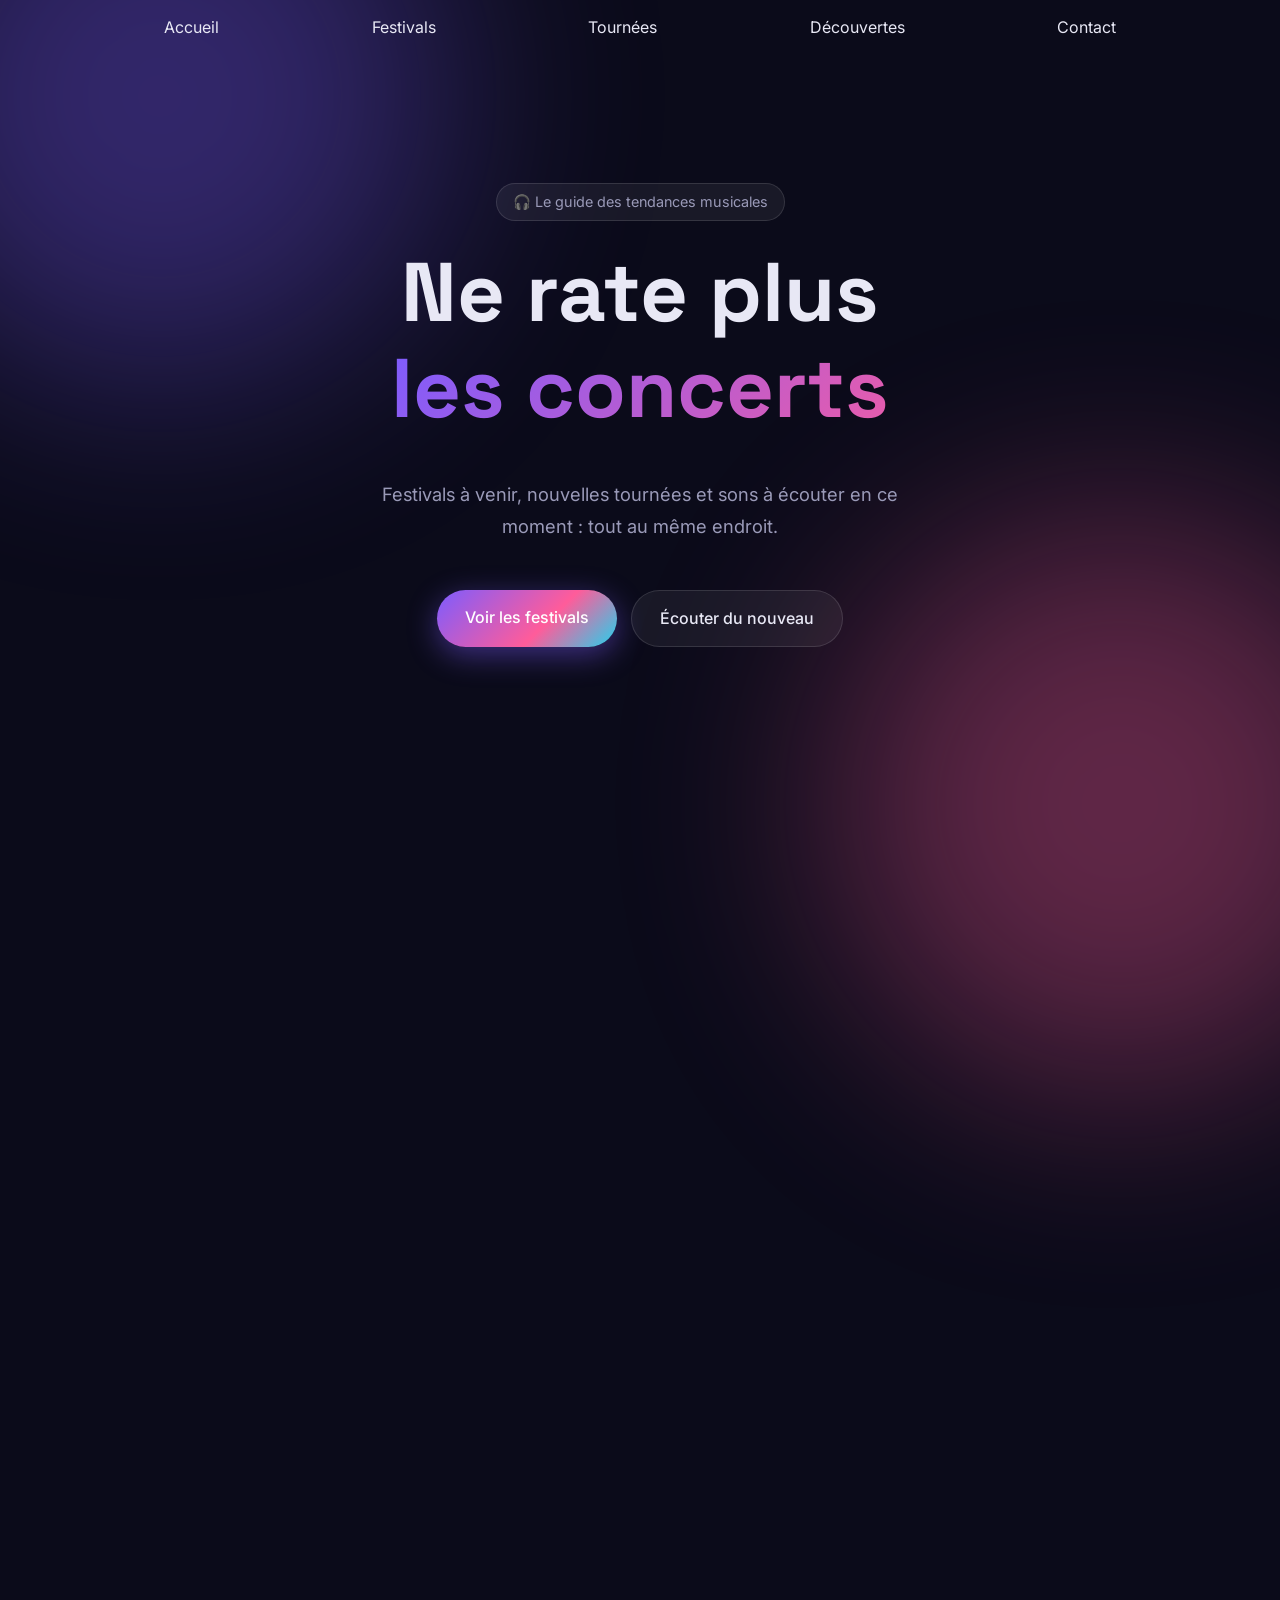
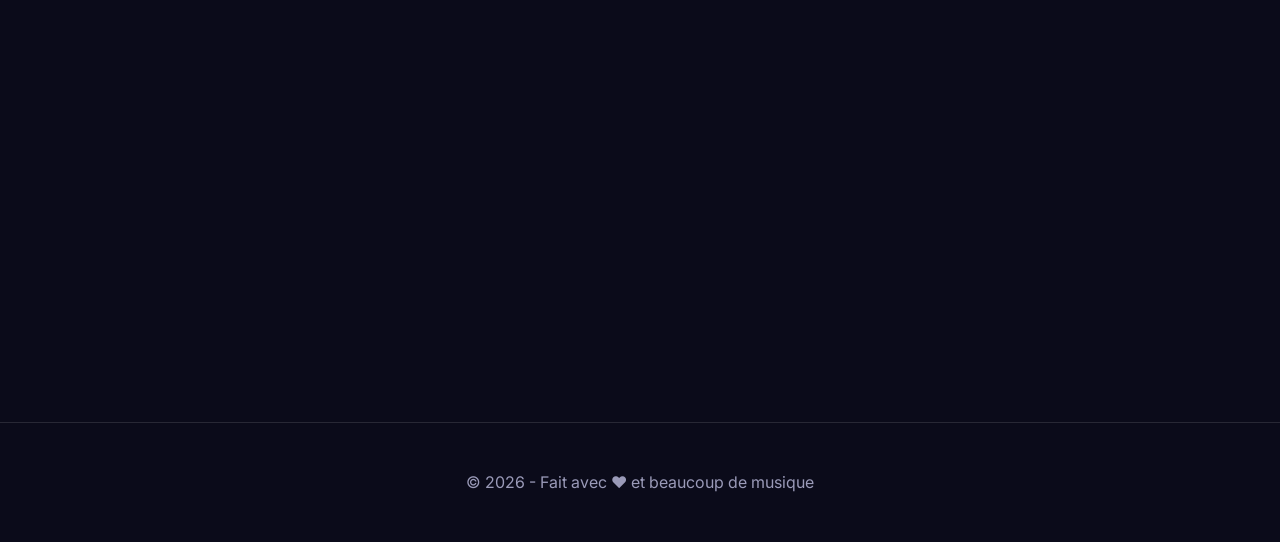
<file: index.html>
<!DOCTYPE html>
<html lang="fr">
<head>
  <meta charset="UTF-8">
  <meta name="viewport" content="width=device-width, initial-scale=1.0">
  <title>Accueil - Mon site</title>
  <link rel="preconnect" href="https://fonts.googleapis.com">
  <link rel="preconnect" href="https://fonts.gstatic.com" crossorigin>
  <link href="https://fonts.googleapis.com/css2?family=Inter:wght@400;500&family=Space+Grotesk:wght@500;700&display=swap" rel="stylesheet">
  <link rel="stylesheet" href="style.css">
</head>
<body>
  <header>
   <nav>
  <a href="index.html">Accueil</a>
  <a href="festivals.html">Festivals</a>
  <a href="tournees.html">Tournées</a>
  <a href="decouvertes.html">Découvertes</a>
  <a href="contact.html">Contact</a>
</nav>
  </header>

  <main>
  <section class="hero">
    <span class="badge">🎧 Le guide des tendances musicales</span>
    <h1>
      Ne rate plus <br>
      <span class="gradient-text" id="mot">les concerts</span>
    </h1>
    <p>Festivals à venir, nouvelles tournées et sons à écouter en ce moment : tout au même endroit.</p>
    <div class="boutons">
      <a href="festivals.html" class="btn primaire">Voir les festivals</a>
      <a href="decouvertes.html" class="btn fantome">Écouter du nouveau</a>
    </div>
  </section>

  <section class="reveal">
     <h2>Prochain <span class="gradient-text">événement</span></h2>
  <div class="panneau compte">
    <h3>Vieilles Charrues</h3>
    <p class="lieu">📍 Carhaix, Bretagne · 15 – 18 juillet 2027</p>
    <div class="rebours" data-date="2027-07-15T00:00:00">
      <div><strong id="cj">0</strong><span>jours</span></div>
      <div><strong id="ch">0</strong><span>heures</span></div>
      <div><strong id="cm">0</strong><span>minutes</span></div>
      <div><strong id="cs">0</strong><span>secondes</span></div>
    </div>
  </div>
  </section>

  <section class="reveal">
    <h2>Explorer <span class="gradient-text">le site</span></h2>
    <div class="cartes">
      <a href="festivals.html" class="carte">
        <div class="icone">🎪</div>
        <h3>Festivals</h3>
        <p>Les rendez-vous de l'année, filtrés par style.</p>
      </a>
      <a href="tournees.html" class="carte">
        <div class="icone">🎤</div>
        <h3>Tournées</h3>
        <p>Les artistes qui passent près de chez vous.</p>
      </a>
      <a href="decouvertes.html" class="carte">
        <div class="icone">🎧</div>
        <h3>Découvertes</h3>
        <p>Les nouveaux sons à mettre dans vos playlists.</p>
      </a>
    </section>
  </section>

  <section class="stats reveal">
    <div><strong data-cible="4">0</strong><span>festivals à l'affiche</span></div>
  <div><strong data-cible="7">0</strong><span>tournées annoncées</span></div>
  <div><strong>∞</strong><span>sons à découvrir</span></div>
  </section>
  </main>

  <footer>
    <p>© 2026 - Fait avec ❤️ et beaucoup de musique</p>
  </footer>

  <script src="script.js"></script>
</body>
</html>
</file>
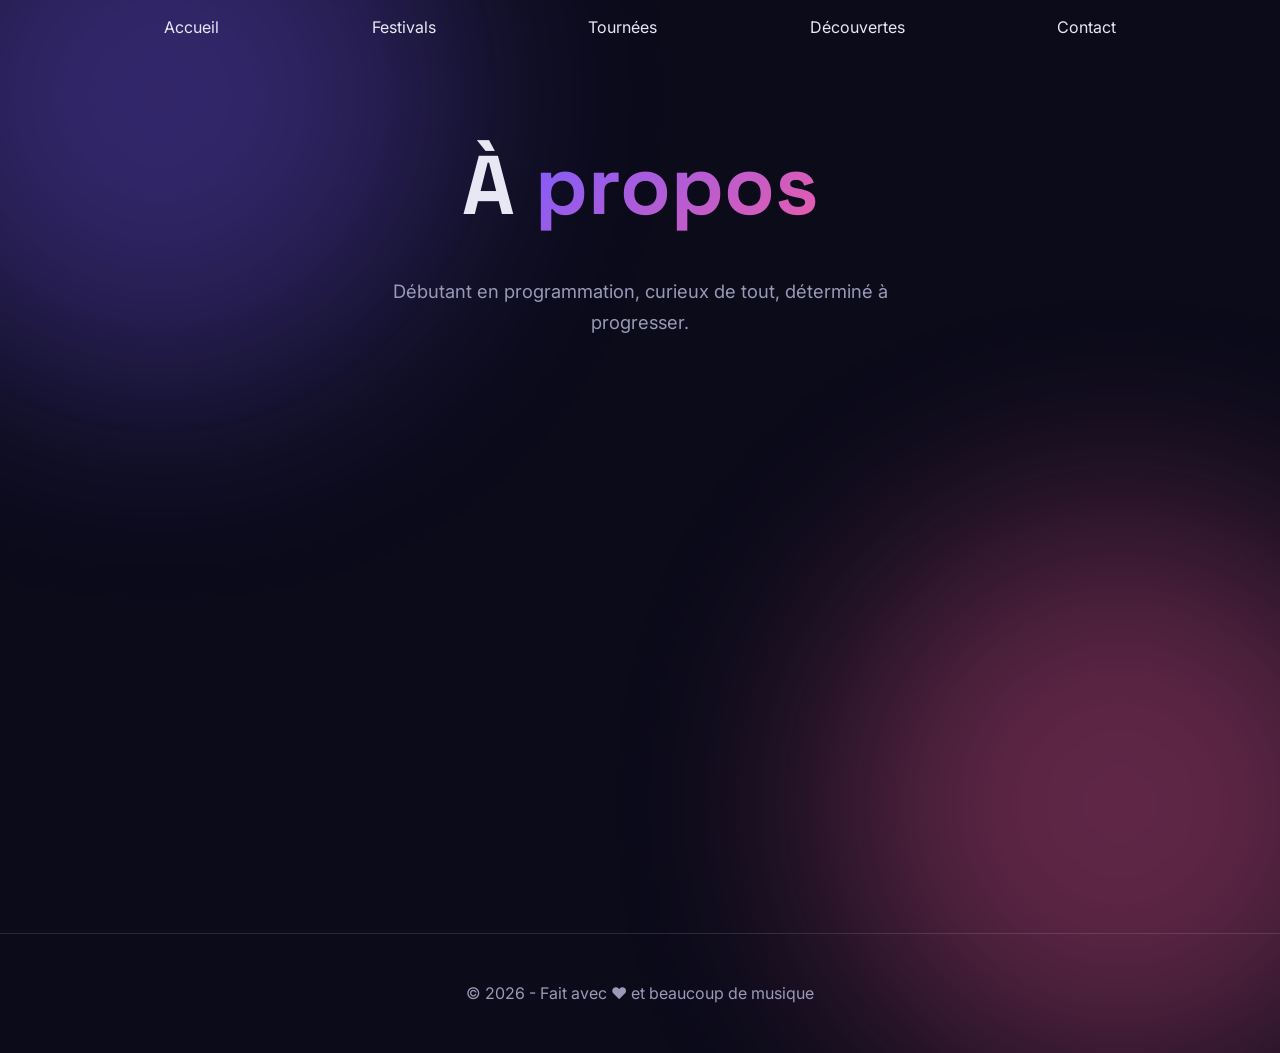
<file: a-propos.html>
<!DOCTYPE html>
<html lang="fr">
<head>
  <meta charset="UTF-8">
  <meta name="viewport" content="width=device-width, initial-scale=1.0">
  <title>À propos - Mon site</title>
  <link rel="preconnect" href="https://fonts.googleapis.com">
  <link rel="preconnect" href="https://fonts.gstatic.com" crossorigin>
  <link href="https://fonts.googleapis.com/css2?family=Inter:wght@400;500&family=Space+Grotesk:wght@500;700&display=swap" rel="stylesheet">
  <link rel="stylesheet" href="style.css">
</head>
<body>
  <header>
   <nav>
  <a href="index.html">Accueil</a>
  <a href="festivals.html">Festivals</a>
  <a href="tournees.html">Tournées</a>
  <a href="decouvertes.html">Découvertes</a>
  <a href="contact.html">Contact</a>
</nav>
  </header>

  <main>
    <section class="hero petit">
      <h1>À <span class="gradient-text">propos</span></h1>
      <p>Débutant en programmation, curieux de tout, déterminé à progresser.</p>
    </section>

    <section class="panneau reveal">
      <h2>Ma progression</h2>

      <div class="competence">
        <div class="ligne"><span>HTML</span><span>70 %</span></div>
        <div class="barre"><span style="--niveau: 70%"></span></div>
      </div>

      <div class="competence">
        <div class="ligne"><span>CSS</span><span>55 %</span></div>
        <div class="barre"><span style="--niveau: 55%"></span></div>
      </div>

      <div class="competence">
        <div class="ligne"><span>JavaScript</span><span>20 %</span></div>
        <div class="barre"><span style="--niveau: 20%"></span></div>
      </div>
    </section>
  </main>

  <footer>
    <p>© 2026 - Fait avec ❤️ et beaucoup de musique</p>
  </footer>

  <script src="script.js"></script>
</body>
</html>
</file>
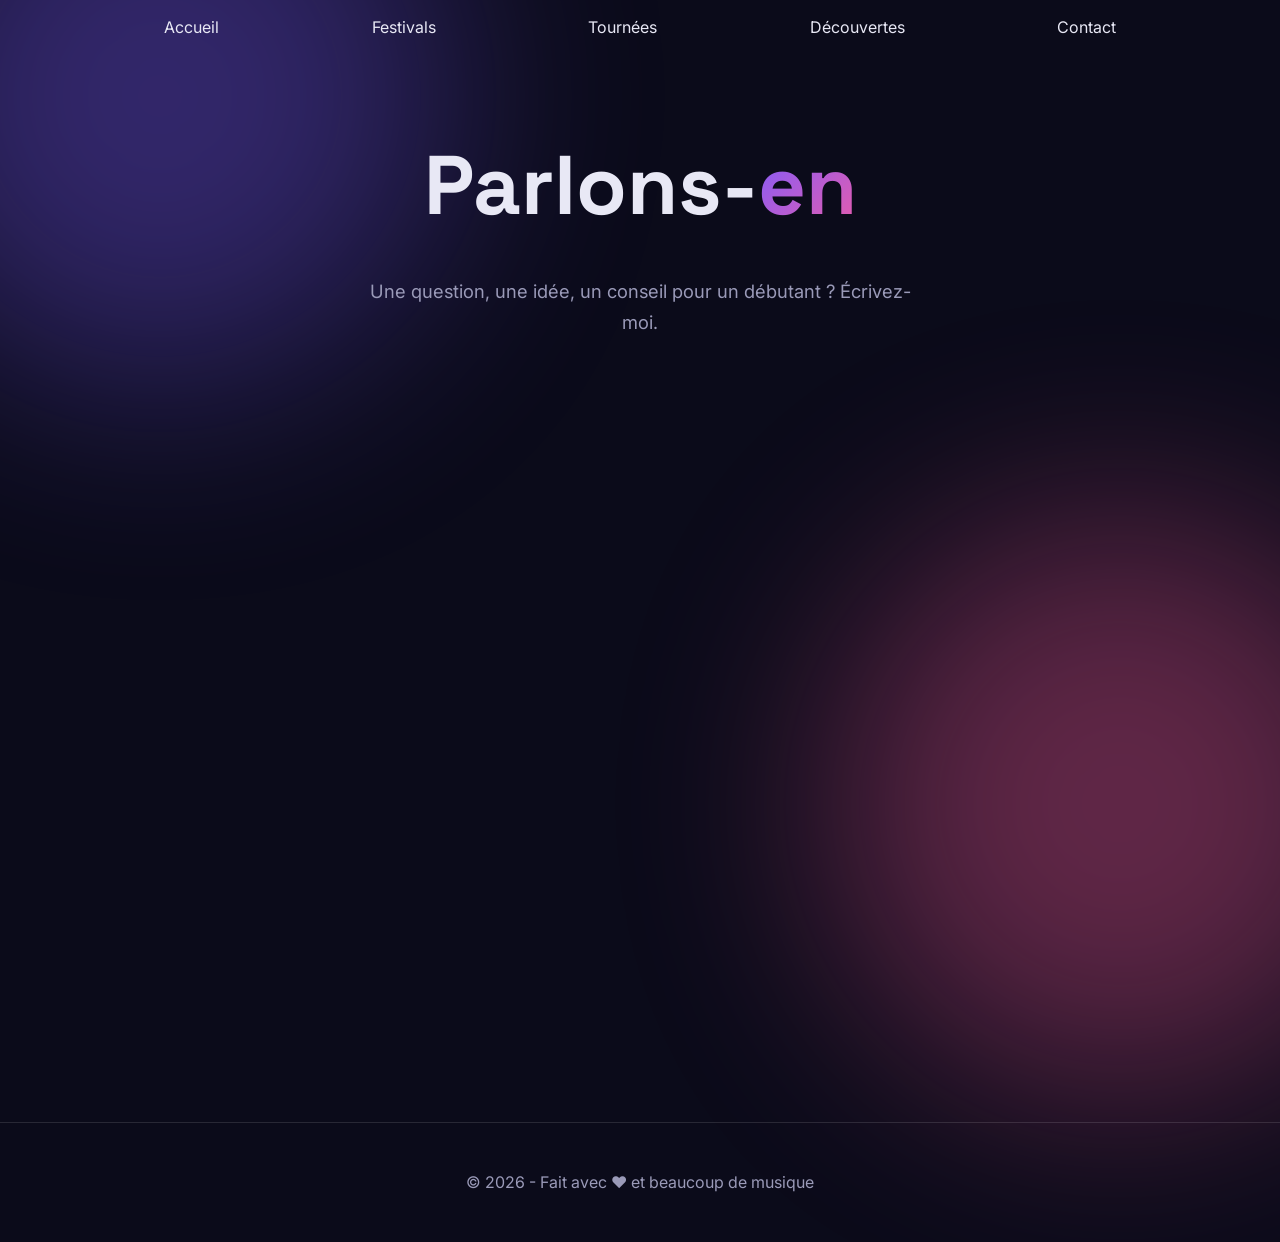
<file: contact.html>
<!DOCTYPE html>
<html lang="fr">
<head>
  <meta charset="UTF-8">
  <meta name="viewport" content="width=device-width, initial-scale=1.0">
  <title>Contact - Mon site</title>
  <link rel="preconnect" href="https://fonts.googleapis.com">
  <link rel="preconnect" href="https://fonts.gstatic.com" crossorigin>
  <link href="https://fonts.googleapis.com/css2?family=Inter:wght@400;500&family=Space+Grotesk:wght@500;700&display=swap" rel="stylesheet">
  <link rel="stylesheet" href="style.css">
</head>
<body>
  <header>
   <nav>
  <a href="index.html">Accueil</a>
  <a href="festivals.html">Festivals</a>
  <a href="tournees.html">Tournées</a>
  <a href="decouvertes.html">Découvertes</a>
  <a href="contact.html">Contact</a>
</nav>
  </header>

  <main>
    <section class="hero petit">
      <h1>Parlons-<span class="gradient-text">en</span></h1>
      <p>Une question, une idée, un conseil pour un débutant ? Écrivez-moi.</p>
    </section>

    <section class="panneau reveal">
      <form id="formulaire" novalidate>
        <div class="champ">
          <label for="nom">Nom</label>
          <input type="text" id="nom" name="nom" placeholder="Votre nom">
          <small class="erreur"></small>
        </div>

        <div class="champ">
          <label for="email">Email</label>
          <input type="email" id="email" name="email" placeholder="vous@exemple.com">
          <small class="erreur"></small>
        </div>

        <div class="champ">
          <label for="message">Message</label>
          <textarea id="message" name="message" rows="5" placeholder="Votre message..."></textarea>
          <small class="erreur"></small>
        </div>

        <button type="submit" class="btn primaire envoyer">Envoyer le message</button>
        <p id="succes" class="succes" hidden>✅ Merci ! Votre message a bien été pris en compte.</p>
      </form>
    </section>
  </main>

  <footer>
    <p>© 2026 - Fait avec ❤️ et beaucoup de musique</p>
  </footer>

  <script src="script.js"></script>
</body>
</html>
</file>
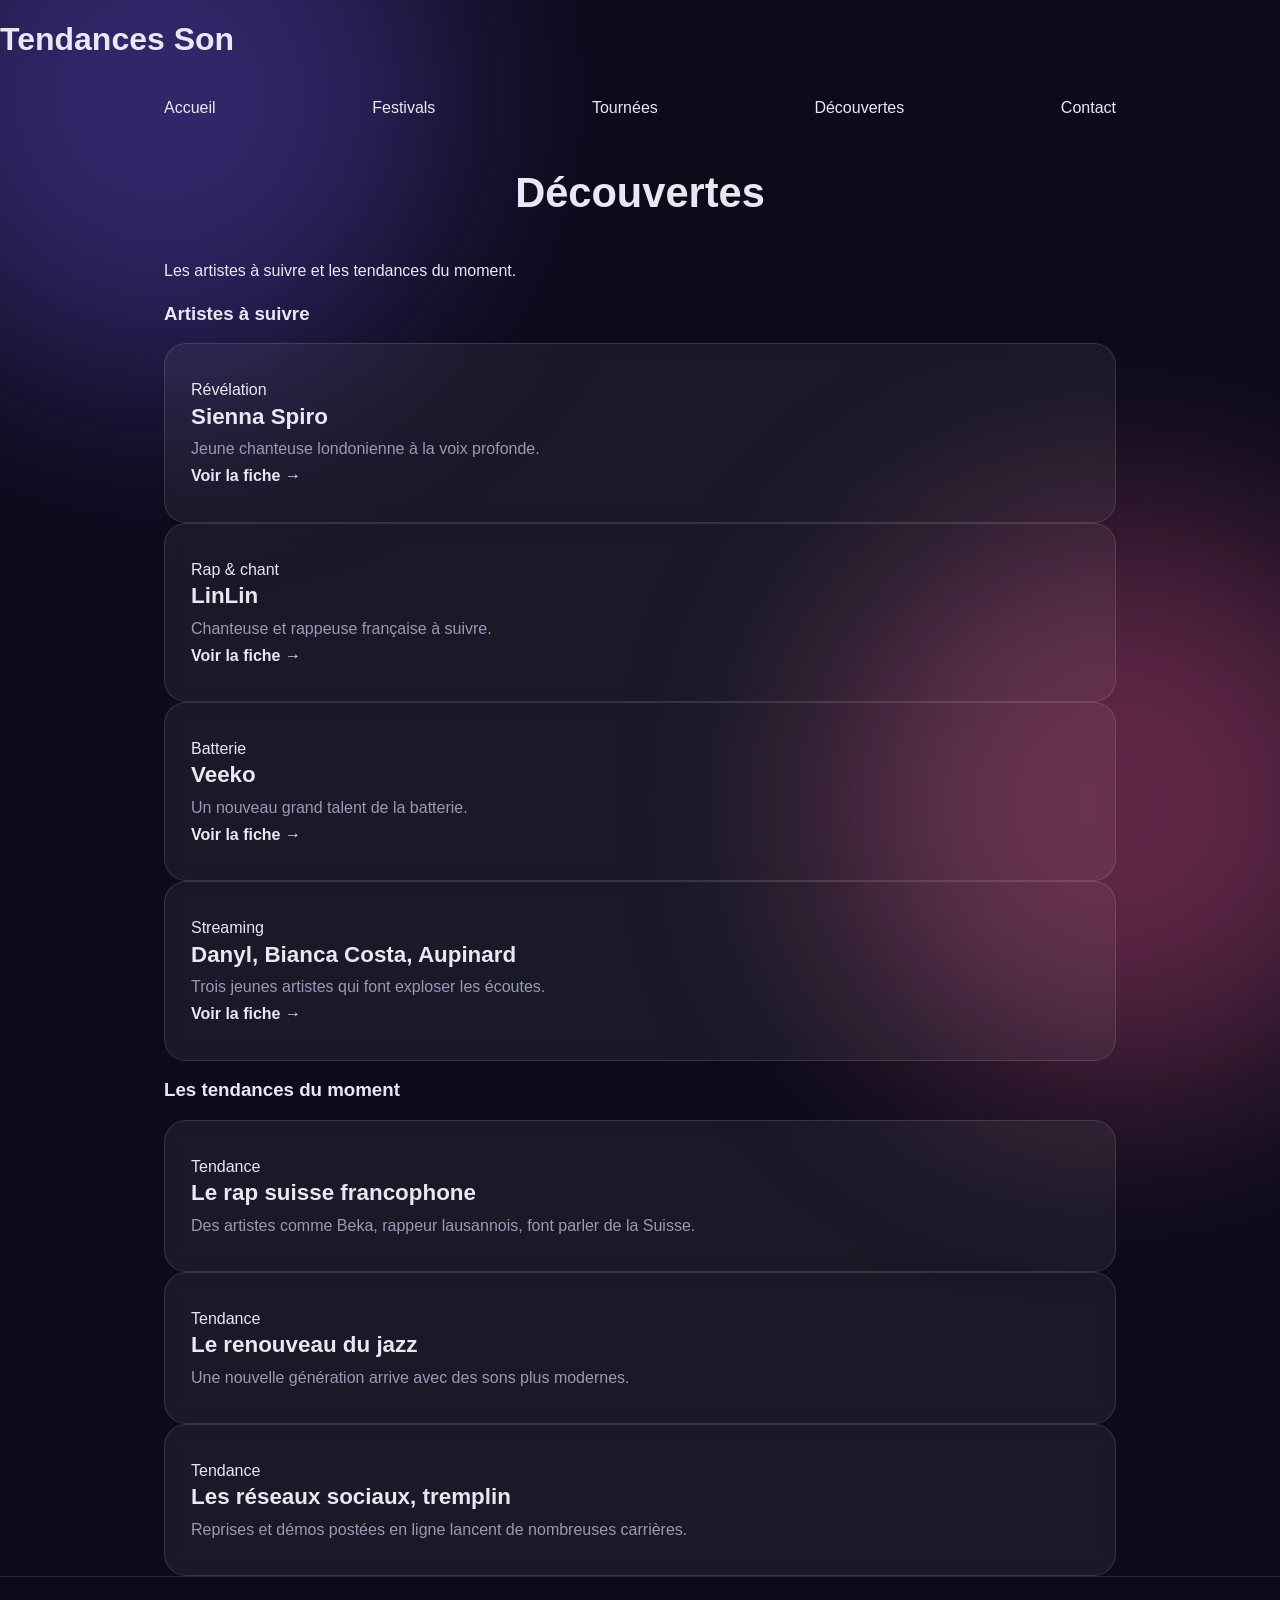
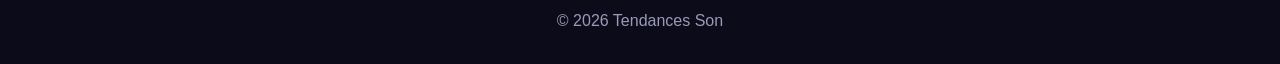
<file: decouvertes.html>
<!DOCTYPE html>
<html lang="fr">
<head>
  <meta charset="UTF-8">
  <meta name="viewport" content="width=device-width, initial-scale=1">
  <title>Découvertes - Tendances Son</title>
  <link rel="stylesheet" href="style.css">
</head>
<body>

  <header>
    <h1>Tendances Son</h1>
    <nav>
      <a href="index.html">Accueil</a>
      <a href="festivals.html">Festivals</a>
      <a href="tournees.html">Tournées</a>
      <a href="decouvertes.html">Découvertes</a>
      <a href="contact.html">Contact</a>
    </nav>
  </header>

  <main>
    <h2>Découvertes</h2>
    <p>Les artistes à suivre et les tendances du moment.</p>

    <h3>Artistes à suivre</h3>
    <div class="grille">

      <a class="carte" href="evenement.html?id=sienna-spiro">
        <div class="photo" style="--img:url('images/sienna-spiro.jpg')"></div>
        <div class="texte">
          <span class="etiquette">Révélation</span>
          <h3>Sienna Spiro</h3>
          <p>Jeune chanteuse londonienne à la voix profonde.</p>
          <span class="voir">Voir la fiche →</span>
        </div>
      </a>

      <a class="carte" href="evenement.html?id=linlin">
        <div class="photo" style="--img:url('images/linlin.jpg')"></div>
        <div class="texte">
          <span class="etiquette">Rap &amp; chant</span>
          <h3>LinLin</h3>
          <p>Chanteuse et rappeuse française à suivre.</p>
          <span class="voir">Voir la fiche →</span>
        </div>
      </a>

      <a class="carte" href="evenement.html?id=veeko">
        <div class="photo" style="--img:url('images/veeko.jpg')"></div>
        <div class="texte">
          <span class="etiquette">Batterie</span>
          <h3>Veeko</h3>
          <p>Un nouveau grand talent de la batterie.</p>
          <span class="voir">Voir la fiche →</span>
        </div>
      </a>

      <a class="carte" href="evenement.html?id=danyl-bianca-aupinard">
        <div class="photo" style="--img:url('images/danyl-bianca-aupinard.jpg')"></div>
        <div class="texte">
          <span class="etiquette">Streaming</span>
          <h3>Danyl, Bianca Costa, Aupinard</h3>
          <p>Trois jeunes artistes qui font exploser les écoutes.</p>
          <span class="voir">Voir la fiche →</span>
        </div>
      </a>

    </div>

    <h3>Les tendances du moment</h3>
    <div class="grille">

      <div class="carte">
        <div class="photo" style="--img:url('images/rap-suisse.jpg')"></div>
        <div class="texte">
          <span class="etiquette">Tendance</span>
          <h3>Le rap suisse francophone</h3>
          <p>Des artistes comme Beka, rappeur lausannois, font parler de la Suisse.</p>
        </div>
      </div>

      <div class="carte">
        <div class="photo" style="--img:url('images/jazz.jpg')"></div>
        <div class="texte">
          <span class="etiquette">Tendance</span>
          <h3>Le renouveau du jazz</h3>
          <p>Une nouvelle génération arrive avec des sons plus modernes.</p>
        </div>
      </div>

      <div class="carte">
        <div class="photo" style="--img:url('images/reseaux-sociaux.jpg')"></div>
        <div class="texte">
          <span class="etiquette">Tendance</span>
          <h3>Les réseaux sociaux, tremplin</h3>
          <p>Reprises et démos postées en ligne lancent de nombreuses carrières.</p>
        </div>
      </div>

    </div>
  </main>

  <footer>&copy; 2026 Tendances Son</footer>

</body>
</html>
</file>
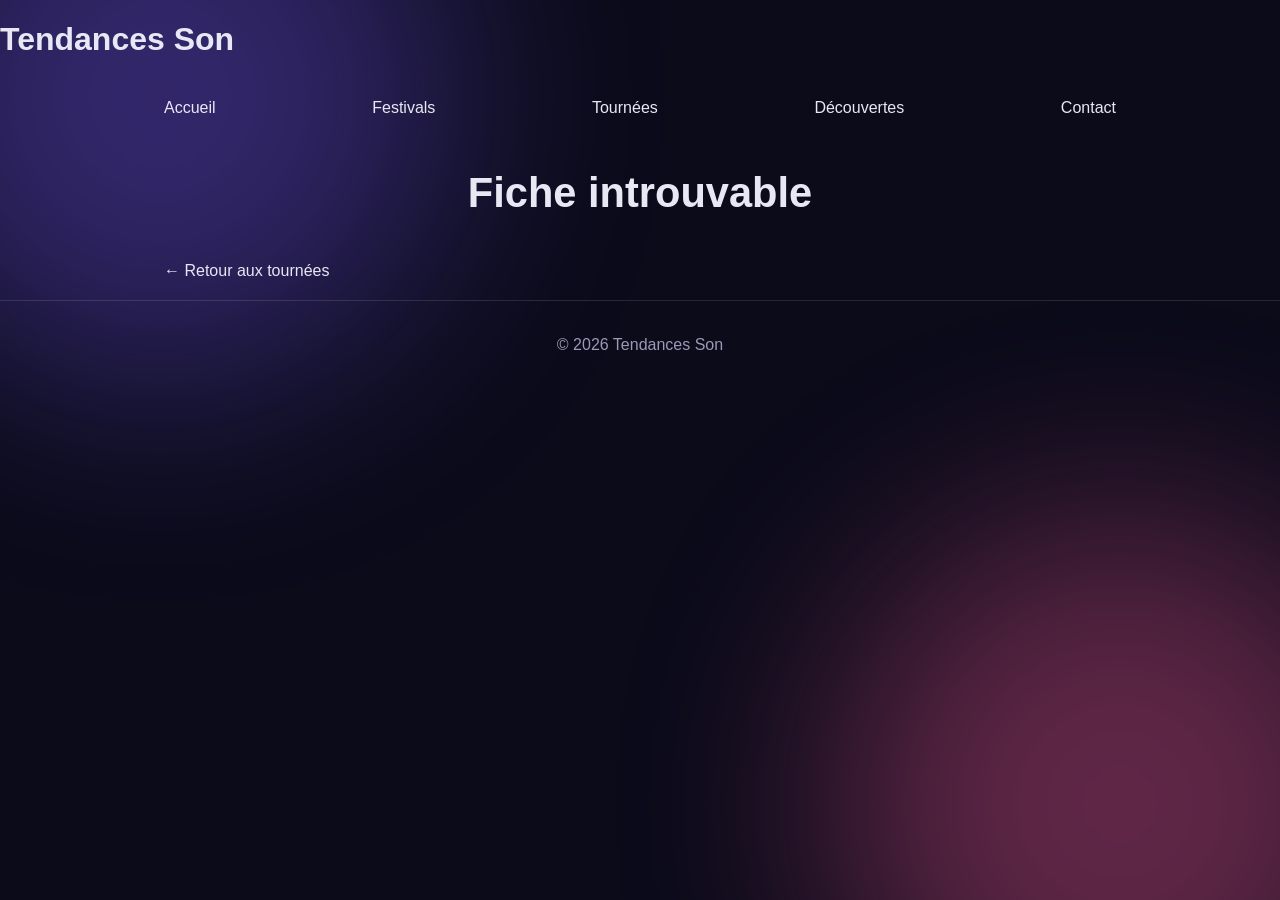
<file: evenement.html>
<!DOCTYPE html>
<html lang="fr">
<head>
  <meta charset="UTF-8">
  <meta name="viewport" content="width=device-width, initial-scale=1">
  <title>Fiche - Tendances Son</title>
  <link rel="stylesheet" href="style.css">
</head>
<body>

  <header>
    <h1>Tendances Son</h1>
    <nav>
      <a href="index.html">Accueil</a>
      <a href="festivals.html">Festivals</a>
      <a href="tournees.html">Tournées</a>
      <a href="decouvertes.html">Découvertes</a>
      <a href="contact.html">Contact</a>
    </nav>
  </header>

  <main id="fiche">
    <p>Chargement...</p>
  </main>

  <footer>&copy; 2026 Tendances Son</footer>

  <script src="evenements.js"></script>
  <script>
    const id = new URLSearchParams(location.search).get("id");
    const fiche = document.getElementById("fiche");

    if (!id || !Object.prototype.hasOwnProperty.call(EVENEMENTS, id)) {
      fiche.innerHTML = "<h2>Fiche introuvable</h2><p><a class='retour' href='tournees.html'>← Retour aux tournées</a></p>";
    } else {
      const e = EVENEMENTS[id];
      document.title = e.nom + " - Tendances Son";

      let html = "<a class='retour' href='javascript:history.back()'>← Retour</a>";

      html += "<div class='hero' style=\"--img:url('images/" + id + ".jpg')\">";
      html += "<div><span class='etiquette'>" + e.type + "</span><h2>" + e.nom + "</h2></div>";
      html += "</div>";

      html += "<div class='infos'>";
      if (e.quand) html += "<div class='info'><span>Quand</span>" + e.quand + "</div>";
      if (e.lieu)  html += "<div class='info'><span>Où</span>" + e.lieu + "</div>";
      html += "</div>";

      html += "<h3>À propos</h3><p>" + e.description + "</p>";

      if (e.details.length > 0) {
        html += "<h3>Infos pratiques</h3><ul>";
        e.details.forEach(d => { html += "<li>" + d + "</li>"; });
        html += "</ul>";
      }

      html += "<p style='margin-top:26px'><a class='bouton' href='" + e.lien + "' target='_blank' rel='noopener'>En savoir plus / billets</a></p>";

      fiche.innerHTML = html;
    }
  </script>

</body>
</html>
</file>
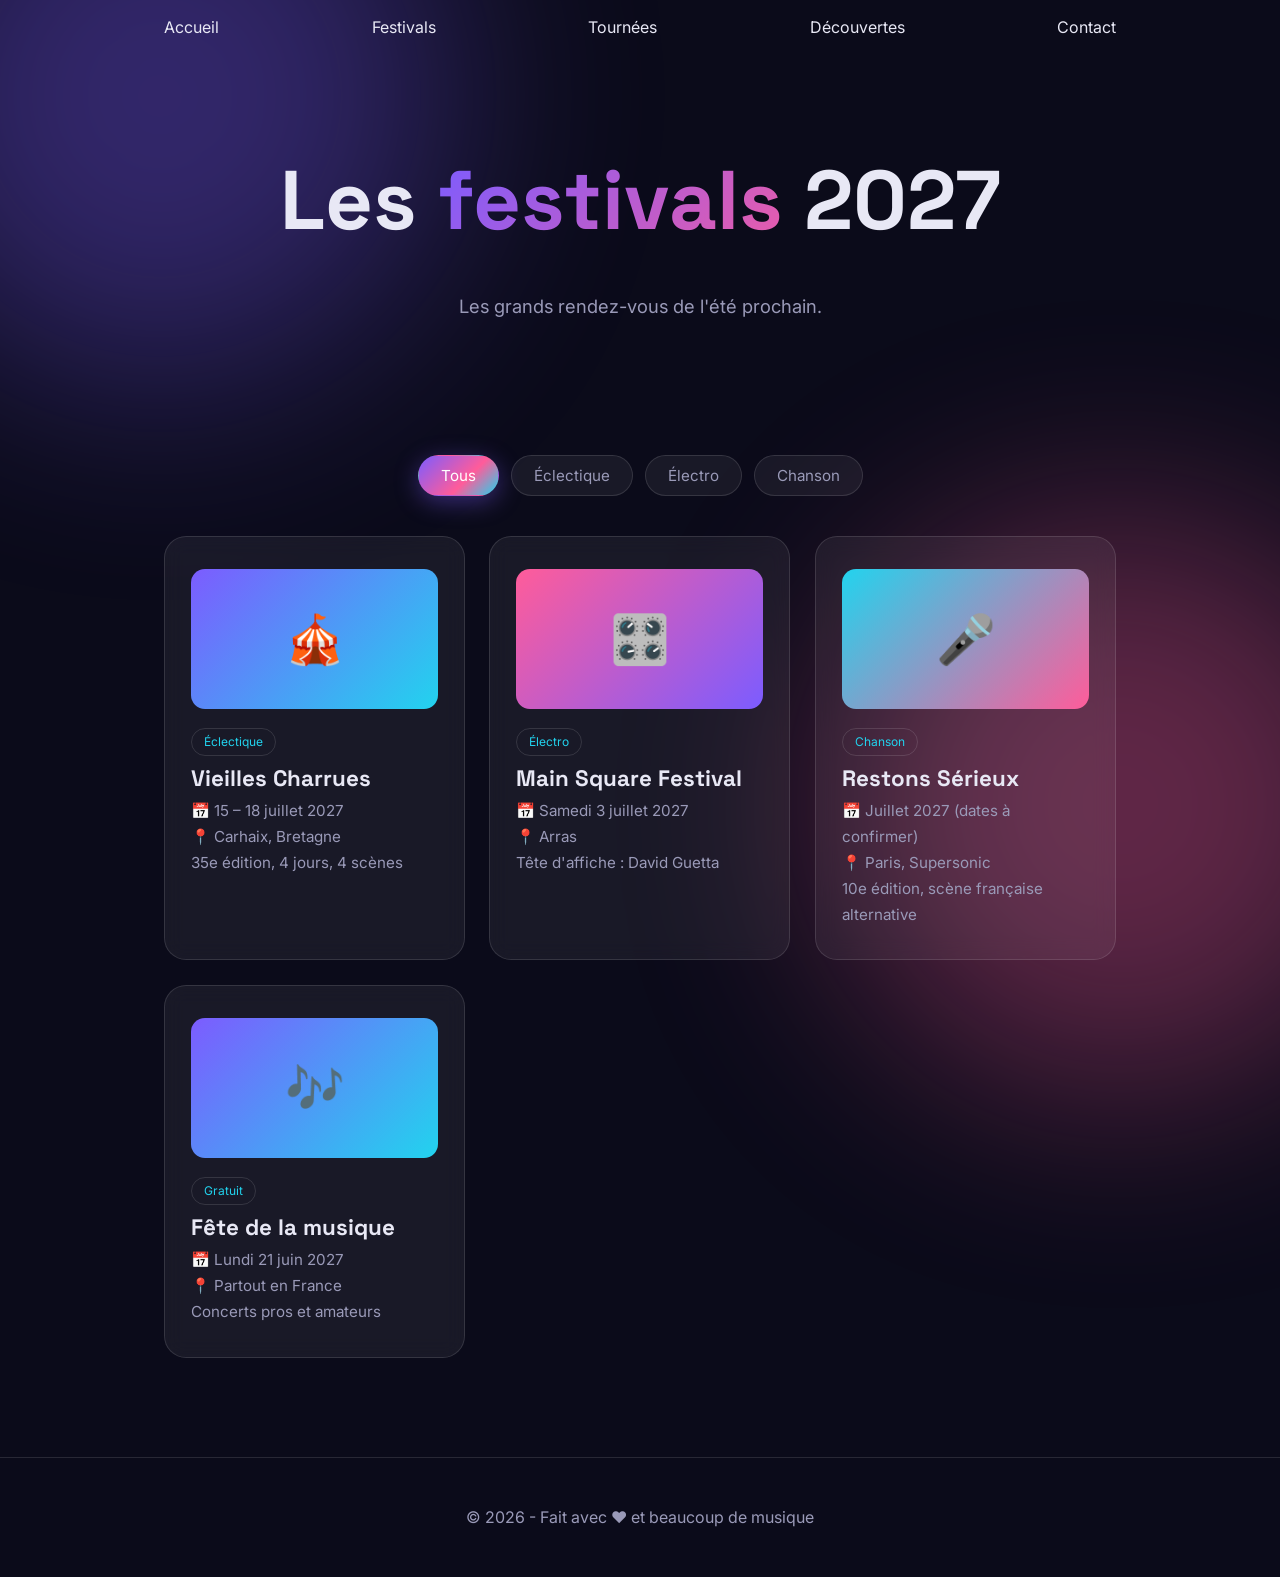
<file: festivals.html>
<!DOCTYPE html>
<html lang="fr">
<head>
  <meta charset="UTF-8">
  <meta name="viewport" content="width=device-width, initial-scale=1.0">
  <title>Projets - Mon site</title>
  <link rel="preconnect" href="https://fonts.googleapis.com">
  <link rel="preconnect" href="https://fonts.gstatic.com" crossorigin>
  <link href="https://fonts.googleapis.com/css2?family=Inter:wght@400;500&family=Space+Grotesk:wght@500;700&display=swap" rel="stylesheet">
  <link rel="stylesheet" href="style.css">
</head>
<body>
  <header>
    <nav>
  <a href="index.html">Accueil</a>
  <a href="festivals.html">Festivals</a>
  <a href="tournees.html">Tournées</a>
  <a href="decouvertes.html">Découvertes</a>
  <a href="contact.html">Contact</a>
</nav>
  </header>

  <main>
  <section class="hero petit">
    <h1>Les <span class="gradient-text">festivals</span> 2027</h1>
    <p>Les grands rendez-vous de l'été prochain.</p>
  </section>

  <section class="projets-zone">
    <div class="filtres">
      <button class="filtre actif" data-filtre="tous">Tous</button>
      <button class="filtre" data-filtre="eclectique">Éclectique</button>
      <button class="filtre" data-filtre="electro">Électro</button>
      <button class="filtre" data-filtre="chanson">Chanson</button>
    </div>

    <div class="cartes">
      <article class="carte projet" data-categorie="eclectique">
        <div class="vignette v1">🎪</div>
        <span class="tag">Éclectique</span>
        <h3>Vieilles Charrues</h3>
        <p class="infos">📅 15 – 18 juillet 2027<br>📍 Carhaix, Bretagne<br>35e édition, 4 jours, 4 scènes</p>
      </article>

      <article class="carte projet" data-categorie="electro">
        <div class="vignette v2">🎛️</div>
        <span class="tag">Électro</span>
        <h3>Main Square Festival</h3>
        <p class="infos">📅 Samedi 3 juillet 2027<br>📍 Arras<br>Tête d'affiche : David Guetta</p>
      </article>

      <article class="carte projet" data-categorie="chanson">
        <div class="vignette v3">🎤</div>
        <span class="tag">Chanson</span>
        <h3>Restons Sérieux</h3>
        <p class="infos">📅 Juillet 2027 (dates à confirmer)<br>📍 Paris, Supersonic<br>10e édition, scène française alternative</p>
      </article>

      <article class="carte projet" data-categorie="eclectique">
        <div class="vignette v1">🎶</div>
        <span class="tag">Gratuit</span>
        <h3>Fête de la musique</h3>
        <p class="infos">📅 Lundi 21 juin 2027<br>📍 Partout en France<br>Concerts pros et amateurs</p>
      </article>
    </div>
  </section>
  </main>

  <footer>
    <p>© 2026 - Fait avec ❤️ et beaucoup de musique</p>
  </footer>

  <script src="script.js"></script>
</body>
</html>
</file>
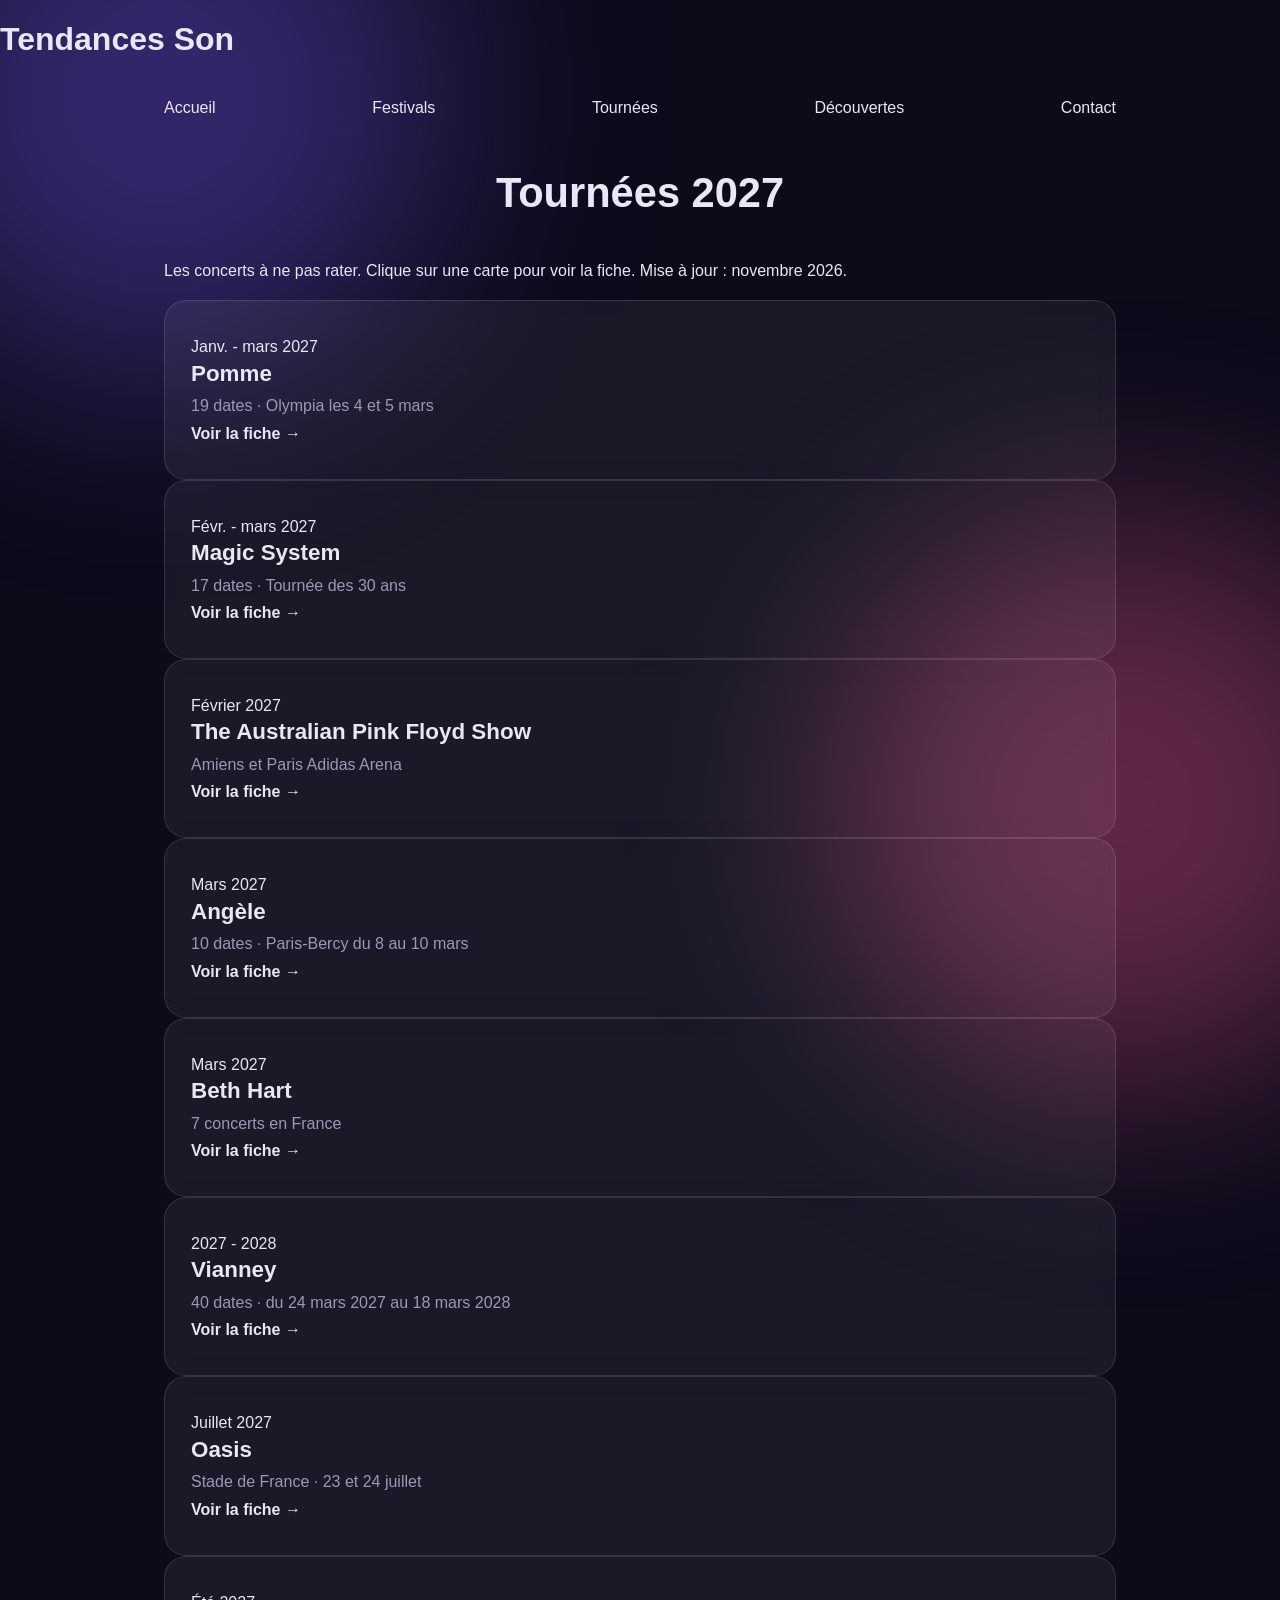
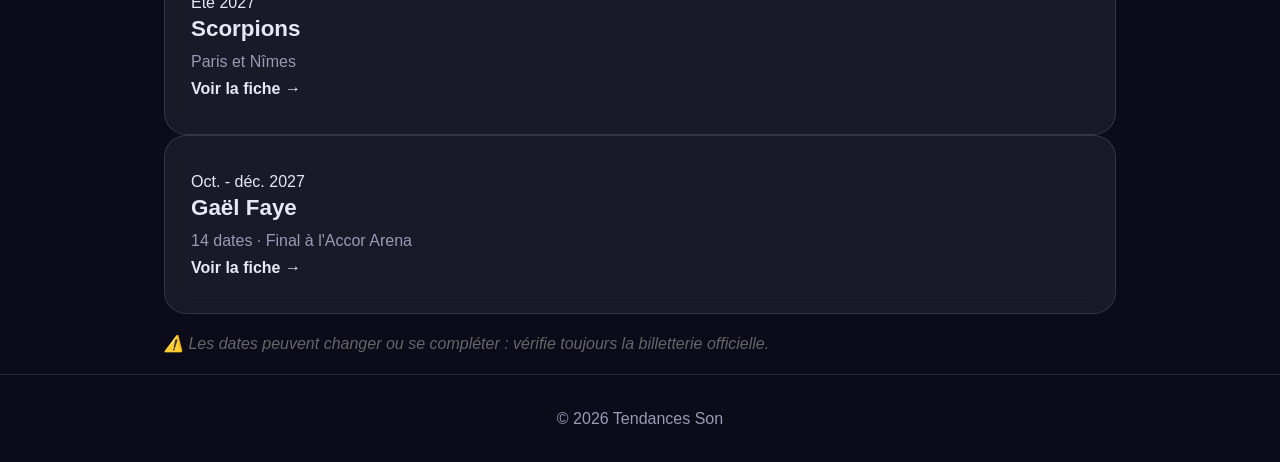
<file: tournees.html>
<!DOCTYPE html>
<html lang="fr">
<head>
  <meta charset="UTF-8">
  <meta name="viewport" content="width=device-width, initial-scale=1">
  <title>Tournées 2027 - Tendances Son</title>
  <link rel="stylesheet" href="style.css">
</head>
<body>
<!--coucou-->
  <header>
    <h1>Tendances Son</h1>
    <nav>
      <a href="index.html">Accueil</a>
      <a href="festivals.html">Festivals</a>
      <a href="tournees.html">Tournées</a>
      <a href="decouvertes.html">Découvertes</a>
      <a href="contact.html">Contact</a>
    </nav>
  </header>

  <main>
    <h2>Tournées 2027</h2>
    <p>Les concerts à ne pas rater. Clique sur une carte pour voir la fiche. Mise à jour : novembre 2026.</p>

    <div class="grille">

      <a class="carte" href="evenement.html?id=pomme">
        <div class="photo" style="--img:url('images/pomme.jpg')"></div>
        <div class="texte">
          <span class="etiquette">Janv. - mars 2027</span>
          <h3>Pomme</h3>
          <p>19 dates · Olympia les 4 et 5 mars</p>
          <span class="voir">Voir la fiche →</span>
        </div>
      </a>

      <a class="carte" href="evenement.html?id=magic-system">
        <div class="photo" style="--img:url('images/magic-system.jpg')"></div>
        <div class="texte">
          <span class="etiquette">Févr. - mars 2027</span>
          <h3>Magic System</h3>
          <p>17 dates · Tournée des 30 ans</p>
          <span class="voir">Voir la fiche →</span>
        </div>
      </a>

      <a class="carte" href="evenement.html?id=australian-pink-floyd">
        <div class="photo" style="--img:url('images/australian-pink-floyd.jpg')"></div>
        <div class="texte">
          <span class="etiquette">Février 2027</span>
          <h3>The Australian Pink Floyd Show</h3>
          <p>Amiens et Paris Adidas Arena</p>
          <span class="voir">Voir la fiche →</span>
        </div>
      </a>

      <a class="carte" href="evenement.html?id=angele">
        <div class="photo" style="--img:url('images/angele.jpg')"></div>
        <div class="texte">
          <span class="etiquette">Mars 2027</span>
          <h3>Angèle</h3>
          <p>10 dates · Paris-Bercy du 8 au 10 mars</p>
          <span class="voir">Voir la fiche →</span>
        </div>
      </a>

      <a class="carte" href="evenement.html?id=beth-hart">
        <div class="photo" style="--img:url('images/beth-hart.jpg')"></div>
        <div class="texte">
          <span class="etiquette">Mars 2027</span>
          <h3>Beth Hart</h3>
          <p>7 concerts en France</p>
          <span class="voir">Voir la fiche →</span>
        </div>
      </a>

      <a class="carte" href="evenement.html?id=vianney">
        <div class="photo" style="--img:url('images/vianney.jpg')"></div>
        <div class="texte">
          <span class="etiquette">2027 - 2028</span>
          <h3>Vianney</h3>
          <p>40 dates · du 24 mars 2027 au 18 mars 2028</p>
          <span class="voir">Voir la fiche →</span>
        </div>
      </a>

      <a class="carte" href="evenement.html?id=oasis">
        <div class="photo" style="--img:url('images/oasis.jpg')"></div>
        <div class="texte">
          <span class="etiquette">Juillet 2027</span>
          <h3>Oasis</h3>
          <p>Stade de France · 23 et 24 juillet</p>
          <span class="voir">Voir la fiche →</span>
        </div>
      </a>

      <a class="carte" href="evenement.html?id=scorpions">
        <div class="photo" style="--img:url('images/scorpions.jpg')"></div>
        <div class="texte">
          <span class="etiquette">Été 2027</span>
          <h3>Scorpions</h3>
          <p>Paris et Nîmes</p>
          <span class="voir">Voir la fiche →</span>
        </div>
      </a>

      <a class="carte" href="evenement.html?id=gael-faye">
        <div class="photo" style="--img:url('images/gael-faye.jpg')"></div>
        <div class="texte">
          <span class="etiquette">Oct. - déc. 2027</span>
          <h3>Gaël Faye</h3>
          <p>14 dates · Final à l'Accor Arena</p>
          <span class="voir">Voir la fiche →</span>
        </div>
      </a>

    </div>

    <p class="note">⚠️ Les dates peuvent changer ou se compléter : vérifie toujours la billetterie officielle.</p>
  </main>

  <footer>&copy; 2026 Tendances Son</footer>

</body>
</html>
</file>
<file: style.css>
/* ========== Variables (couleurs du thème) ========== */
:root {
  --bg: #0b0b1a;
  --text: #e8e8f5;
  --muted: #9a9ab8;
  --carte: rgba(255, 255, 255, 0.06);
  --bordure: rgba(255, 255, 255, 0.12);
  --nav: rgba(11, 11, 26, 0.6);
  --violet: #7c5cff;
  --rose: #ff5c9a;
  --cyan: #22d3ee;
  --degrade: linear-gradient(135deg, var(--violet), var(--rose) 60%, var(--cyan));
}

[data-theme="light"] {
  --bg: #f6f5ff;
  --text: #1a1a2e;
  --muted: #5d5d7a;
  --carte: rgba(255, 255, 255, 0.75);
  --bordure: rgba(20, 20, 60, 0.1);
  --nav: rgba(246, 245, 255, 0.7);
}

/* ========== Base ========== */
* {
  box-sizing: border-box;
}

html {
  scroll-behavior: smooth;
}

body {
  margin: 0;
  font-family: "Inter", sans-serif;
  background: var(--bg);
  color: var(--text);
  line-height: 1.7;
  transition: background 0.4s, color 0.4s;
  overflow-x: hidden;
}

h1, h2, h3, .logo {
  font-family: "Space Grotesk", sans-serif;
  line-height: 1.15;
}

a {
  color: inherit;
  text-decoration: none;
}

/* Halos de couleur animés en arrière-plan */
body::before,
body::after {
  content: "";
  position: fixed;
  z-index: -1;
  width: 45vw;
  height: 45vw;
  border-radius: 50%;
  filter: blur(110px);
  opacity: 0.35;
  animation: flotter 14s ease-in-out infinite alternate;
}

body::before {
  background: var(--violet);
  top: -15vw;
  left: -10vw;
}

body::after {
  background: var(--rose);
  bottom: -15vw;
  right: -10vw;
  animation-delay: -7s;
}

@keyframes flotter {
  to { transform: translate(8vw, 6vw) scale(1.15); }
}

/* ========== Navigation ========== */
header {
 <nav>
    <a class="logo" href="index.html">♫ TendanceSon</a>
    <button id="burger" aria-label="Ouvrir le menu">☰</button>
    <ul id="menu">
      <li><a href="index.html" class="actif">Accueil</a></li>
      <li><a href="festivals.html">Festivals</a></li>
      <li><a href="tournees.html">Tournées</a></li>
      <li><a href="decouvertes.html">Découvertes</a></li>
      <li><a href="contact.html">Contact</a></li>
      <li><button id="theme-toggle" aria-label="Changer de thème">☀️</button></li>
    </ul>
  </nav>
}

nav {
  max-width: 1000px;
  margin: 0 auto;
  padding: 14px 24px;
  display: flex;
  justify-content: space-between;
  align-items: center;
}

.logo {
  font-size: 1.3rem;
  font-weight: 700;
}

nav ul {
  list-style: none;
  display: flex;
  align-items: center;
  gap: 22px;
  margin: 0;
  padding: 0;
}

nav ul a {
  color: var(--muted);
  font-weight: 500;
  transition: color 0.2s;
}

nav ul a:hover,
nav ul a.actif {
  color: var(--text);
}

#theme-toggle {
  background: var(--carte);
  border: 1px solid var(--bordure);
  border-radius: 50%;
  width: 40px;
  height: 40px;
  font-size: 1.1rem;
  cursor: pointer;
  transition: transform 0.3s;
}

#theme-toggle:hover {
  transform: rotate(25deg) scale(1.1);
}

/* ========== Mise en page ========== */
main {
  max-width: 1000px;
  margin: 0 auto;
  padding: 0 24px;
}

section {
  margin: 100px 0;
}

h2 {
  font-size: clamp(1.8rem, 4vw, 2.6rem);
  text-align: center;
  margin-bottom: 40px;
}

/* Texte en dégradé animé */
.gradient-text {
  background: var(--degrade);
  background-size: 200% 200%;
  -webkit-background-clip: text;
  background-clip: text;
  -webkit-text-fill-color: transparent;
  color: transparent;
  animation: degrade 6s ease infinite;
  display: inline-block;
}

@keyframes degrade {
  0%, 100% { background-position: 0% 50%; }
  50% { background-position: 100% 50%; }
}

/* ========== Héros ========== */
.hero {
  min-height: 80vh;
  display: flex;
  flex-direction: column;
  align-items: center;
  justify-content: center;
  text-align: center;
  margin: 0;
}

.hero.petit {
  min-height: 40vh;
}

.hero h1 {
  font-size: clamp(2.6rem, 8vw, 5.2rem);
  margin: 24px 0;
}

.hero p {
  max-width: 560px;
  color: var(--muted);
  font-size: 1.15rem;
}

.badge {
  background: var(--carte);
  border: 1px solid var(--bordure);
  padding: 6px 16px;
  border-radius: 999px;
  font-size: 0.9rem;
  color: var(--muted);
}

/* ========== Boutons ========== */
.boutons {
  display: flex;
  gap: 14px;
  flex-wrap: wrap;
  justify-content: center;
  margin-top: 30px;
}

.btn {
  display: inline-block;
  padding: 14px 28px;
  border-radius: 999px;
  font-weight: 500;
  transition: transform 0.2s, box-shadow 0.2s;
}

.btn:hover {
  transform: translateY(-3px);
}

.primaire {
  background: var(--degrade);
  color: white;
  box-shadow: 0 8px 30px rgba(124, 92, 255, 0.45);
}

.fantome {
  border: 1px solid var(--bordure);
  background: var(--carte);
}

.blanc {
  background: white;
  color: #1a1a2e;
}

/* ========== Cartes ========== */
.cartes {
  display: grid;
  grid-template-columns: repeat(auto-fit, minmax(240px, 1fr));
  gap: 24px;
}

.carte {
  position: relative;
  overflow: hidden;
  background: var(--carte);
  border: 1px solid var(--bordure);
  border-radius: 22px;
  padding: 32px 26px;
  backdrop-filter: blur(10px);
  transition: transform 0.3s, border-color 0.3s, box-shadow 0.3s;
}

.carte::before {
  content: "";
  position: absolute;
  top: 0;
  left: 0;
  right: 0;
  height: 3px;
  background: var(--degrade);
  transform: scaleX(0);
  transform-origin: left;
  transition: transform 0.4s;
}

.carte:hover {
  transform: translateY(-8px);
  border-color: var(--violet);
  box-shadow: 0 20px 50px rgba(124, 92, 255, 0.25);
}

.carte:hover::before {
  transform: scaleX(1);
}

.icone {
  font-size: 2.4rem;
  margin-bottom: 12px;
}

.carte h3 {
  margin: 0 0 8px;
  font-size: 1.4rem;
}

.carte p {
  margin: 0;
  color: var(--muted);
}

/* ========== Statistiques ========== */
.stats {
  display: grid;
  grid-template-columns: repeat(auto-fit, minmax(160px, 1fr));
  gap: 20px;
  text-align: center;
}

.stats strong {
  display: block;
  font-family: "Space Grotesk", sans-serif;
  font-size: 3.5rem;
  background: var(--degrade);
  -webkit-background-clip: text;
  background-clip: text;
  -webkit-text-fill-color: transparent;
}

.stats span {
  color: var(--muted);
}

/* ========== Bandeau d'appel à l'action ========== */
.cta {
  background: var(--degrade);
  border-radius: 28px;
  padding: 60px 30px;
  text-align: center;
  color: white;
}

.cta h2 {
  margin-bottom: 10px;
}

.cta p {
  margin: 0 0 28px;
  opacity: 0.9;
}

/* ========== Page À propos ========== */
.panneau {
  background: var(--carte);
  border: 1px solid var(--bordure);
  border-radius: 24px;
  padding: 40px;
  max-width: 700px;
  margin: 0 auto 100px;
  backdrop-filter: blur(10px);
}

.competence {
  margin-bottom: 26px;
}

.ligne {
  display: flex;
  justify-content: space-between;
  margin-bottom: 8px;
  font-weight: 500;
}

.barre {
  height: 10px;
  background: var(--bordure);
  border-radius: 999px;
  overflow: hidden;
}

.barre span {
  display: block;
  height: 100%;
  width: 0;
  background: var(--degrade);
  border-radius: 999px;
  transition: width 1.4s cubic-bezier(0.2, 0.8, 0.2, 1);
}

.panneau.visible .barre span {
  width: var(--niveau);
}

/* ========== Pied de page ========== */
footer {
  text-align: center;
  padding: 30px 20px;
  color: var(--muted);
  border-top: 1px solid var(--bordure);
}

/* ========== Animation d'apparition au scroll ========== */
.reveal {
  opacity: 0;
  transform: translateY(40px);
  transition: opacity 0.8s, transform 0.8s;
}

.reveal.visible {
  opacity: 1;
  transform: none;
}

/* ========== Petits écrans ========== */
@media (max-width: 600px) {
  nav ul { gap: 14px; }
  .panneau { padding: 26px; }
}
/* ========== Barre de progression du scroll ========== */
#progression {
  position: fixed;
  top: 0;
  left: 0;
  height: 3px;
  width: 0;
  background: var(--degrade);
  z-index: 20;
}

/* ========== Menu burger (mobile) ========== */
#burger {
  display: none;
  background: var(--carte);
  border: 1px solid var(--bordure);
  color: var(--text);
  border-radius: 12px;
  width: 42px;
  height: 42px;
  font-size: 1.3rem;
  cursor: pointer;
}

nav {
  position: relative;
}

@media (max-width: 700px) {
  #burger {
    display: block;
  }

  #menu {
    display: none;
    position: absolute;
    top: 100%;
    left: 0;
    right: 0;
    flex-direction: column;
    align-items: flex-start;
    gap: 16px;
    padding: 20px 24px;
    background: var(--bg);
    border-bottom: 1px solid var(--bordure);
  }

  #menu.ouvert {
    display: flex;
  }
}

/* ========== Halo lumineux qui suit la souris ========== */
.carte::after {
  content: "";
  position: absolute;
  inset: 0;
  background: radial-gradient(
    300px circle at var(--x, 50%) var(--y, 50%),
    rgba(124, 92, 255, 0.22),
    transparent 60%
  );
  opacity: 0;
  transition: opacity 0.3s;
  pointer-events: none;
}

.carte:hover::after {
  opacity: 1;
}

/* ========== Page Projets ========== */
.projets-zone {
  margin-top: 40px;
}

.filtres {
  display: flex;
  flex-wrap: wrap;
  justify-content: center;
  gap: 12px;
  margin-bottom: 40px;
}

.filtre {
  background: var(--carte);
  border: 1px solid var(--bordure);
  color: var(--muted);
  padding: 10px 22px;
  border-radius: 999px;
  font-family: inherit;
  font-size: 0.95rem;
  cursor: pointer;
  transition: all 0.25s;
}

.filtre:hover {
  color: var(--text);
  border-color: var(--violet);
}

.filtre.actif {
  background: var(--degrade);
  border-color: transparent;
  color: white;
  box-shadow: 0 6px 24px rgba(124, 92, 255, 0.4);
}

.projet {
  text-align: left;
  animation: apparition 0.5s both;
}

.projet.cache {
  display: none;
}

@keyframes apparition {
  from { opacity: 0; transform: translateY(20px) scale(0.96); }
  to { opacity: 1; transform: none; }
}

.vignette {
  height: 140px;
  border-radius: 14px;
  display: flex;
  align-items: center;
  justify-content: center;
  font-size: 3rem;
  margin-bottom: 18px;
}

.v1 { background: linear-gradient(135deg, #7c5cff, #22d3ee); }
.v2 { background: linear-gradient(135deg, #ff5c9a, #7c5cff); }
.v3 { background: linear-gradient(135deg, #22d3ee, #ff5c9a); }

.tag {
  display: inline-block;
  font-size: 0.75rem;
  padding: 3px 12px;
  border-radius: 999px;
  border: 1px solid var(--bordure);
  color: var(--cyan);
  margin-bottom: 10px;
}

/* ========== Formulaire de contact ========== */
.champ {
  margin-bottom: 22px;
}

.champ label {
  display: block;
  margin-bottom: 8px;
  font-weight: 500;
}

.champ input,
.champ textarea {
  width: 100%;
  padding: 14px 18px;
  background: var(--carte);
  border: 1px solid var(--bordure);
  border-radius: 14px;
  color: var(--text);
  font-family: inherit;
  font-size: 1rem;
  transition: border-color 0.25s, box-shadow 0.25s;
}

.champ input:focus,
.champ textarea:focus {
  outline: none;
  border-color: var(--violet);
  box-shadow: 0 0 0 4px rgba(124, 92, 255, 0.2);
}

.champ.invalide input,
.champ.invalide textarea {
  border-color: var(--rose);
}

.erreur {
  display: block;
  min-height: 1.2em;
  margin-top: 6px;
  color: var(--rose);
  font-size: 0.85rem;
}

.envoyer {
  width: 100%;
  border: none;
  font-family: inherit;
  font-size: 1rem;
  cursor: pointer;
}

.succes {
  margin: 20px 0 0;
  text-align: center;
  color: var(--cyan);
}
/* ========== Cartes cliquables et textes d'infos ========== */
a.carte {
  display: block;
}

.infos {
  color: var(--muted);
  font-size: 0.95rem;
}

.ecouter {
  display: inline-block;
  margin-top: 14px;
  padding: 8px 18px;
  border-radius: 999px;
  background: var(--degrade);
  color: white;
  font-size: 0.9rem;
  font-weight: 500;
  transition: transform 0.2s;
}

.ecouter:hover {
  transform: scale(1.06);
}

/* ========== Compte à rebours ========== */
.compte {
  text-align: center;
}

.compte h3 {
  font-size: 1.8rem;
  margin: 0 0 6px;
}

.lieu {
  color: var(--muted);
  margin: 0 0 30px;
}

.rebours {
  display: grid;
  grid-template-columns: repeat(4, 1fr);
  gap: 14px;
}

.rebours div {
  background: var(--carte);
  border: 1px solid var(--bordure);
  border-radius: 16px;
  padding: 18px 8px;
}

.rebours strong {
  display: block;
  font-family: "Space Grotesk", sans-serif;
  font-size: clamp(1.6rem, 6vw, 2.8rem);
  background: var(--degrade);
  -webkit-background-clip: text;
  background-clip: text;
  -webkit-text-fill-color: transparent;
}

.rebours span {
  color: var(--muted);
  font-size: 0.85rem;
}

/* ========== Liste des tournées ========== */
.liste-tournees {
  max-width: 760px;
  margin: 40px auto 100px;
  display: flex;
  flex-direction: column;
  gap: 18px;
}

.tournee {
  display: flex;
  align-items: center;
  gap: 22px;
  padding: 20px 24px;
  background: var(--carte);
  border: 1px solid var(--bordure);
  border-radius: 20px;
  backdrop-filter: blur(10px);
  transition: transform 0.3s, border-color 0.3s;
}

.tournee:hover {
  transform: translateX(8px);
  border-color: var(--violet);
}

.tournee-infos {
  flex: 1;
}

.tournee-infos h3 {
  margin: 0;
  font-size: 1.25rem;
}

.tournee-infos p {
  margin: 4px 0 0;
  color: var(--muted);
}

.date-badge {
  min-width: 68px;
  text-align: center;
  padding: 10px 0;
  border-radius: 14px;
  background: var(--degrade);
  color: white;
}

.date-badge strong {
  display: block;
  font-family: "Space Grotesk", sans-serif;
  font-size: 1.6rem;
  line-height: 1;
}

.date-badge span {
  font-size: 0.8rem;
  letter-spacing: 1px;
}

@media (max-width: 600px) {
  .tournee {
    flex-wrap: wrap;
  }
}
..carte {
  display: block;
  border: 1px solid #ddd;
  border-radius: 8px;
  padding: 12px 16px;
  margin: 12px 0;
  color: inherit;
  text-decoration: none;
}

a.carte:hover {
  border-color: #222;
  background: #f5f5f5;
}

.carte h3 { margin: 0 0 6px; }

.voir { font-weight: bold; }

.type { color: #666; text-transform: uppercase; font-size: 0.85em; }

.bouton {
  display: inline-block;
  background: #222;
  color: #fff;
  padding: 10px 16px;
  border-radius: 6px;
  text-decoration: none;
}

.note { font-style: italic; color: #666; }
}

.note {
  font-style: italic;
  color: #666;
}
</file>
